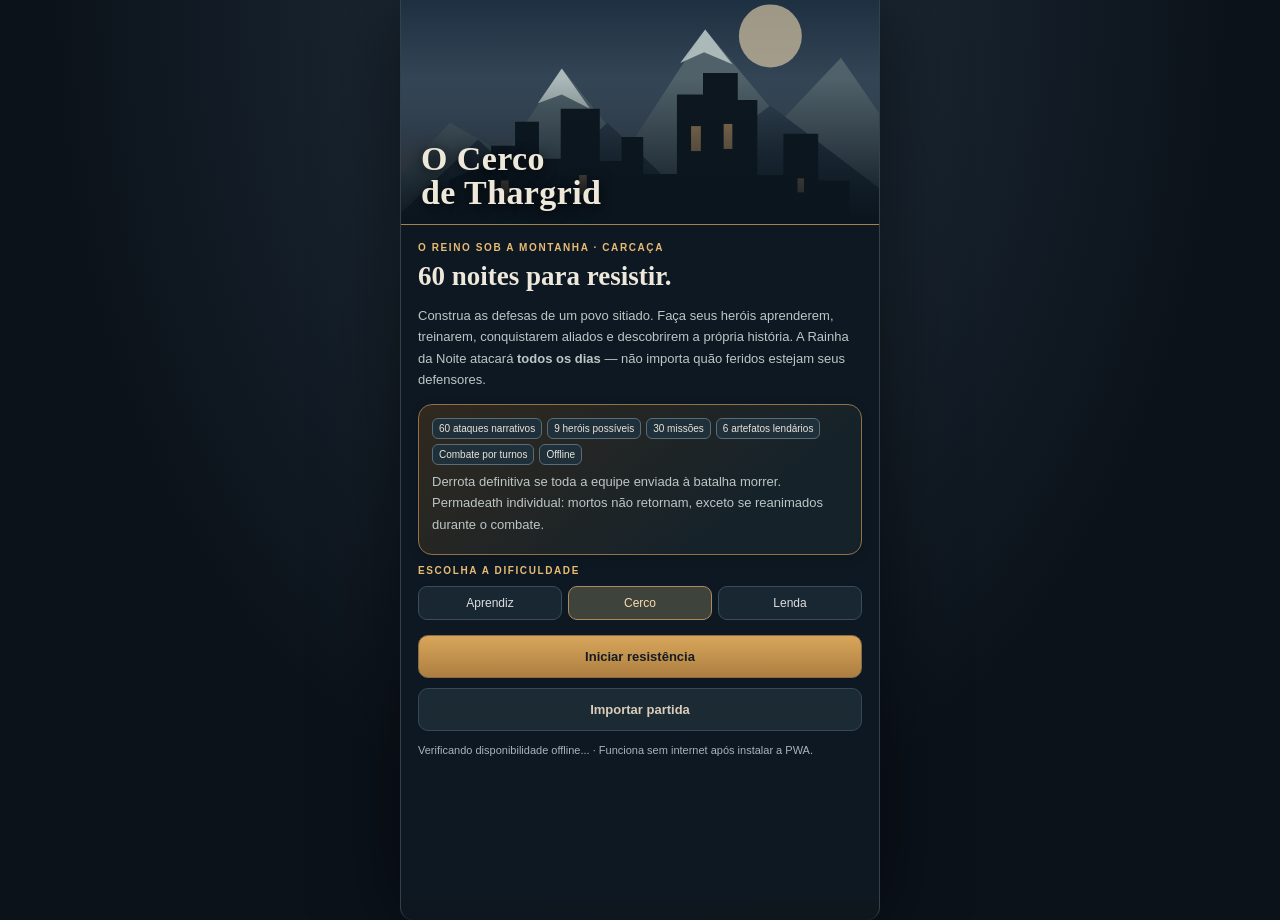
<file: index.html>
<!doctype html><html lang="pt-BR"><head><meta charset="utf-8"><meta name="viewport" content="width=device-width,initial-scale=1,viewport-fit=cover"><meta name="theme-color" content="#101a23"><meta name="description" content="O Cerco de Thargrid — RPG tático de 60 dias, construção do reino, heróis, ofícios, magia e combate por turnos. Offline após instalação."><title>O Cerco de Thargrid | Carcaça</title><link rel="manifest" href="./manifest.webmanifest"><link rel="icon" href="./icons/icon-192.png"><link rel="apple-touch-icon" href="./icons/icon-192.png"><link rel="stylesheet" href="./style.css"></head><body><div id="app" class="app" aria-live="polite"></div><div id="modal" class="modal-root" aria-live="polite"></div><script src="./data.js"></script><script src="./core/combat.js"></script><script src="./core/actions.js"></script><script src="./core/effects.js"></script><script src="./core/rounds.js"></script><script src="./app.js"></script></body></html>
</file>
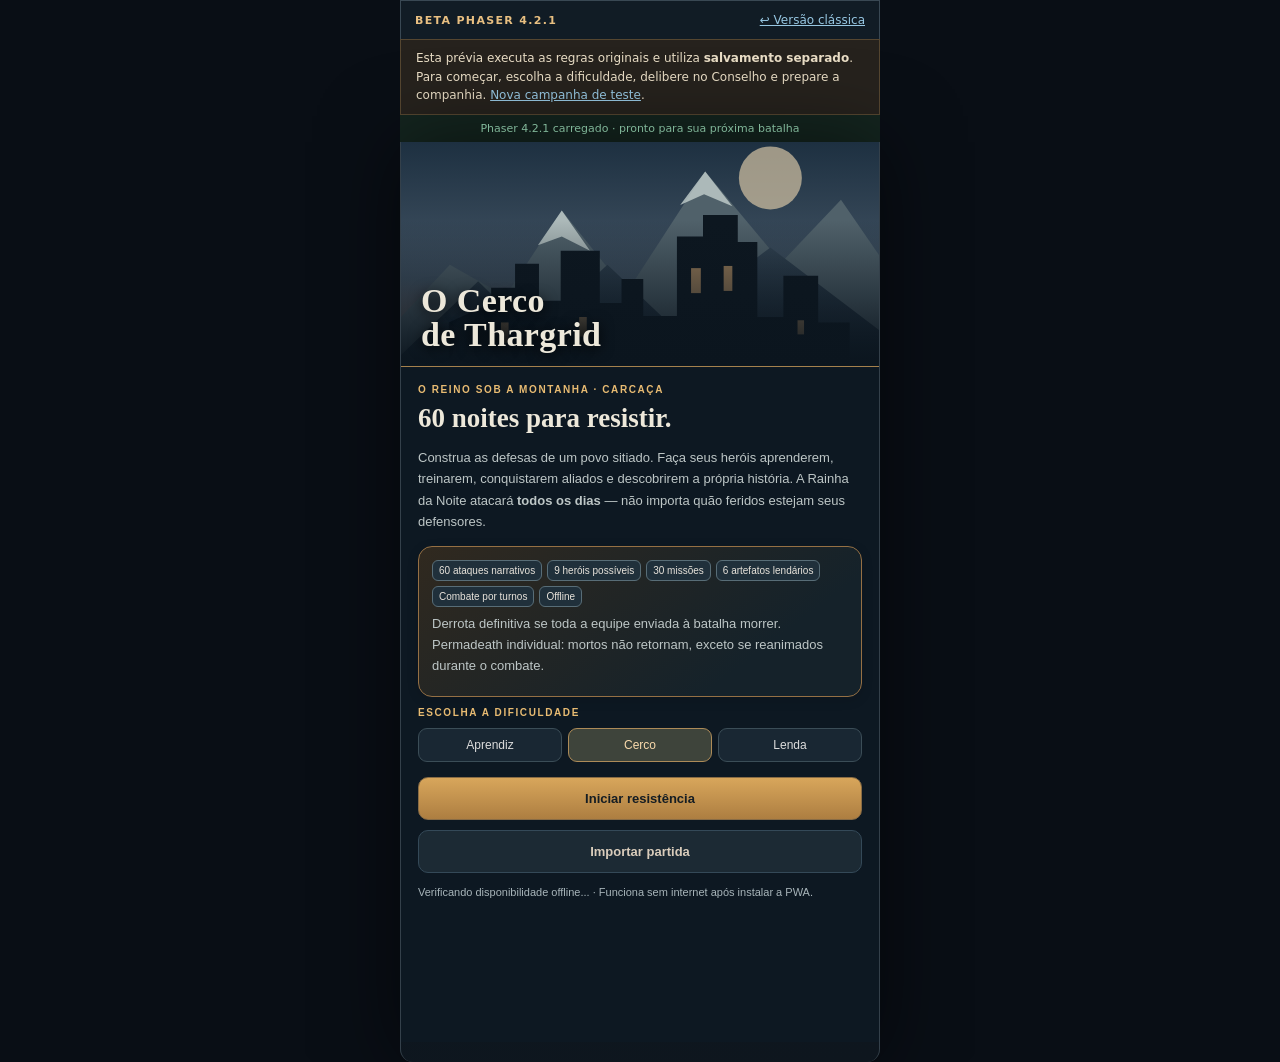
<file: phaser-preview/index.html>
<!doctype html>
<html lang="pt-BR" data-phaser-preview="true">
<head>
<meta charset="utf-8"><meta name="viewport" content="width=device-width, initial-scale=1, viewport-fit=cover">
<meta name="theme-color" content="#101a23">
<meta name="description" content="Beta Phaser 4 de O Cerco de Thargrid — combate por turnos e campanha preservada.">
<link rel="manifest" href="./manifest.webmanifest">
<link rel="icon" href="../icons/icon-192.png">
<link rel="stylesheet" href="../style.css">
<link rel="stylesheet" href="./preview.css">
<title>O Cerco de Thargrid — Beta Phaser 4</title>
</head>
<body>
<div class="beta-nav"><span class="beta-pill">BETA PHASER 4.2.1</span><a href="../index.html">↩ Versão clássica</a></div>
<div class="beta-notice">Esta prévia executa as regras originais e utiliza <strong>salvamento separado</strong>. Para começar, escolha a dificuldade, delibere no Conselho e prepare a companhia. <a href="?demo=1">Nova campanha de teste</a>.</div>
<div id="beta-status" aria-live="polite">Carregando a engine Phaser…</div>
<div id="app" class="app" aria-live="polite"></div>
<div id="modal" class="modal-root" aria-live="polite"></div>
<script src="../data.js"></script>
<script src="../core/combat.js"></script>
<script src="../core/actions.js"></script>
<script src="../core/effects.js"></script>
<script src="../core/rounds.js"></script>
<script src="../app.js"></script>
<script src="./bridge.js"></script>
</body></html>
</file>
<file: style.css>
:root{color-scheme:dark;--bg:#0b121a;--panel:#15212c;--panel2:#1c2a35;--line:#344855;--line2:#586d77;--gold:#e8bb72;--text:#ede8da;--mute:#a8b5ba;--jade:#78c9ad;--red:#dc8982;--blue:#88b9e0;--shade:#9c88c7;--glass:rgba(13,23,31,.95);font-family:ui-sans-serif,-apple-system,BlinkMacSystemFont,'Segoe UI',sans-serif}*{box-sizing:border-box}html,body{margin:0;min-height:100%;background:radial-gradient(ellipse at 50% 0%,#243341 0,#0b121a 65%);color:var(--text)}button,select,input{font:inherit}button{cursor:pointer;touch-action:manipulation}button:disabled{opacity:.35;cursor:default}button:focus-visible{outline:2px solid var(--gold);outline-offset:2px}.app{max-width:480px;min-height:100dvh;margin:auto;background:linear-gradient(160deg,#111c26,#0d1720 48%,#0e161e);border-inline:1px solid #34404a;box-shadow:0 0 80px #0008;position:relative;padding-bottom:calc(84px + env(safe-area-inset-bottom))}.no-nav{padding-bottom:20px}.topbar{position:sticky;top:0;z-index:12;background:#101c26f3;backdrop-filter:blur(12px);border-bottom:1px solid var(--line);padding:10px 15px 11px}.toprow,.flex{display:flex;align-items:center;gap:9px}.spread{justify-content:space-between}.brand{font-size:10px;letter-spacing:2px;color:var(--gold);font-weight:800}.daytitle{font-family:Georgia,serif;font-weight:700;font-size:18px;margin-top:2px}.small{font-size:12px;color:var(--mute);line-height:1.55}.tiny{font-size:10px;color:var(--mute)}.n{font-variant-numeric:tabular-nums}.resources{display:grid;grid-template-columns:repeat(6,minmax(0,1fr));gap:4px;margin-top:9px}.resource{background:#1a2832;border:1px solid #35434d;border-radius:8px;padding:5px 0;text-align:center;font-size:11px;color:#e6dacc}.resource b{display:block;font-size:12px;color:white}.wrap{padding:14px 14px 18px}.eyebrow{color:var(--gold);text-transform:uppercase;letter-spacing:1.6px;font-size:10px;font-weight:800;margin:0 0 8px}.section{font-family:Georgia,serif;font-size:24px;font-weight:700;line-height:1.2;margin:6px 0 12px}.subhead{font-family:Georgia,serif;font-size:19px;margin:14px 0 8px;color:#f5e4c9}.card{border:1px solid var(--line);background:linear-gradient(145deg,var(--panel),#121d27);border-radius:14px;padding:13px;margin-bottom:10px;box-shadow:0 3px 12px #0002}.card h3{font-size:15px;margin:0 0 5px;font-weight:720}.card p{font-size:12.5px;line-height:1.55;color:#c8d1d1;margin:6px 0}.card.important{border-color:#957044;background:linear-gradient(143deg,#30291f,#15222a 75%)}.card.danger{border-color:#8d4d4b;background:linear-gradient(145deg,#2d1c22,#15212b)}.card.soft{background:#101c26}.rule{height:1px;background:var(--line);margin:12px 0}.story{font-family:Georgia,serif;font-size:14px;line-height:1.65;color:#f1e9d8}.muted{color:var(--mute)}.highlight{color:var(--gold)}.good{color:var(--jade)}.bad{color:var(--red)}.bold{font-weight:760}.chips{display:flex;gap:5px;flex-wrap:wrap}.chip{border:1px solid var(--line2);background:#20303b;color:#e8e3db;border-radius:6px;padding:4px 6px;font-size:10px}.chip.success{border-color:#477963;color:#b6ebd5}.chip.alert{border-color:#91605c;color:#edb1a8}.btn{border:1px solid #896c45;background:linear-gradient(#d8a65b,#ad7e41);color:#151d23;font-size:13px;font-weight:800;border-radius:10px;padding:12px 13px;min-height:43px;text-align:center}.btn.secondary{border-color:#465966;background:#263944;color:#e9e4dc}.btn.ghost{background:#1c2a34;color:#d9ccbb;border-color:#344958}.btn.red{background:#723e43;color:white;border-color:#a36a69}.btn.green{background:#2c594d;color:#e3f9ef;border-color:#527f6f}.btn.small{font-size:11px;min-height:35px;padding:7px 9px}.btn.wide{width:100%}.btnrow{display:flex;gap:7px;flex-wrap:wrap}.btnrow>.btn{flex:1}.progress{height:8px;background:#0c1820;border:1px solid #32444d;overflow:hidden;border-radius:40px}.fill{height:100%;border-radius:30px;background:linear-gradient(90deg,#529778,#a1d9b2)}.fill.hp{background:linear-gradient(90deg,#8b4c52,#d77f77)}.fill.mp{background:linear-gradient(90deg,#5278a8,#82b8e0)}.fill.fatigue{background:linear-gradient(90deg,#af7c3f,#e1b971)}.metric{margin:8px 0}.metric-label{display:flex;justify-content:space-between;font-size:11px;margin-bottom:4px;gap:8px}.twocol{display:grid;grid-template-columns:1fr 1fr;gap:8px}.statgrid{display:grid;grid-template-columns:repeat(3,1fr);gap:5px}.stat{background:#101c25;border:1px solid var(--line);border-radius:7px;padding:6px;text-align:center;font-size:10px;color:var(--mute)}.stat strong{color:var(--text);display:block;font-size:15px;margin-top:3px}.unit-icon{flex:none;width:40px;height:40px;background:#263742;border:1px solid #55707a;border-radius:11px;display:flex;align-items:center;justify-content:center;font-size:21px}.hero-card{display:flex;gap:10px;align-items:flex-start}.hero-info{flex:1;min-width:0}.hero-head{display:flex;gap:5px;align-items:center;justify-content:space-between}.hero-head strong{font-size:13px}.hero-head span{font-size:10px}.projects{display:grid;grid-template-columns:1fr;gap:7px}.project{border:1px solid var(--line);background:#15232e;border-radius:12px;padding:11px}.project-head{display:flex;gap:7px;align-items:center}.project-icon{font-size:23px}.project-title{font-size:13px;font-weight:800}.project-detail{font-size:11px;color:var(--mute);margin:5px 0 9px;line-height:1.5}.tabs{position:fixed;bottom:0;width:min(480px,100%);z-index:15;display:grid;grid-template-columns:repeat(5,1fr);padding:8px 4px calc(8px + env(safe-area-inset-bottom));background:#101c26f5;border-top:1px solid #4c5c60;backdrop-filter:blur(10px)}.tab{border:0;background:none;color:#9eacb4;min-height:48px;font-size:9px;display:flex;align-items:center;justify-content:center;flex-direction:column;gap:2px}.tab span{font-size:20px}.tab.active{color:var(--gold)}.hero-avatar{border-radius:14px;border:1px solid #51626f;background:linear-gradient(135deg,#244453,#202330);width:45px;height:45px;display:grid;place-items:center;font-size:23px;flex:none}.portrait-dead{filter:grayscale(1);opacity:.45}.entry{border-left:2px solid var(--gold);padding:0 0 0 10px;margin:12px 0}.entry-title{font-weight:700;font-size:12px}.entry-text{color:var(--mute);font-size:12px;line-height:1.55;margin-top:4px}.hero-meta{font-size:11px;color:#a9b5b5;line-height:1.45}.hero-card .progress{height:6px;margin-top:3px}.cost{font-size:11px;color:#cfb891;margin:8px 0}.stage{position:relative;min-height:100dvh;background:#0d1822;padding-bottom:calc(26px + env(safe-area-inset-bottom))}.hero-art{height:225px;position:relative;overflow:hidden;border-bottom:1px solid #a5814d;background:radial-gradient(ellipse at 65% 34%,#6c6862 0%,#323c47 26%,#131f2b 74%)}.hero-art svg{width:100%;height:100%}.banner-text{position:absolute;bottom:14px;left:20px;text-shadow:0 2px 14px #000;font-family:Georgia,serif;font-weight:800;font-size:34px;line-height:1.0;letter-spacing:.4px}.hero-art:after{content:'';position:absolute;inset:0;background:linear-gradient(0deg,#0b151e 0,transparent 65%);pointer-events:none}.banner-text{z-index:2}.menu{padding:17px}.menu h1{font-family:Georgia,serif;font-size:27px;margin:0 0 8px}.menu p{line-height:1.65;color:#bdc6c6;font-size:13px}.menu .btn{width:100%;margin:5px 0}.menu .note{font-size:11px;color:var(--mute);padding:8px 0}.battle-wrap{padding:13px 12px 24px}.battle-header{background:linear-gradient(130deg,#292325,#172531);border:1px solid #896a55;border-radius:13px;padding:12px;margin-bottom:9px}.battle-header .section{font-size:21px;margin:3px 0 7px}.enemy-grid{display:grid;grid-template-columns:repeat(2,minmax(0,1fr));gap:7px;margin-bottom:10px}.enemy-card{border:1px solid #6d4b4d;background:linear-gradient(160deg,#37262b,#151d27);border-radius:12px;padding:10px 8px;text-align:left;min-height:102px;color:#efe6dc;transition:transform .15s}.enemy-card:active{transform:scale(.98)}.enemy-card.dead{filter:grayscale(1);opacity:.45}.enemy-emoji{font-size:27px;display:inline-block;margin:0 0 3px}.enemy-name{font-size:11px;display:block;font-weight:700;min-height:27px}.enemy-card .progress{margin-top:6px;height:6px}.battle-heroes{display:grid;grid-template-columns:1fr 1fr;gap:7px}.fighter{border:1px solid #456174;background:#192a36;border-radius:11px;padding:9px;min-height:108px}.fighter.current{border-color:var(--gold);box-shadow:inset 0 0 0 1px #aa8152;background:#26343a}.fighter.dead{filter:grayscale(1);opacity:.5}.fighter strong{font-size:12px}.fighter-top{display:flex;gap:5px;align-items:center;min-height:24px}.fighter p{margin:5px 0;font-size:10px;color:var(--mute)}.fighter .progress{height:5px;margin:3px 0}.combat-actions{position:sticky;bottom:0;border-radius:12px;background:#13212bef;border:1px solid #546575;padding:10px;margin-top:10px;z-index:8;backdrop-filter:blur(12px)}.combat-actions .btn{min-height:39px;font-size:11px}.turn-track{font-size:11px;color:#d4b780;margin:8px 0}.combat-log{max-height:115px;overflow:auto;padding:8px;background:#101b24;border:1px solid #31434d;border-radius:8px;font-size:11px;line-height:1.5}.combat-log div+div{border-top:1px dotted #2f4048;padding-top:3px;margin-top:3px}.modal-root:empty{display:none}.modal-root{position:fixed;inset:0;z-index:60;background:#000b;display:flex;align-items:flex-end;justify-content:center;backdrop-filter:blur(5px)}.sheet{max-width:480px;width:100%;max-height:88dvh;overflow:auto;border-radius:18px 18px 0 0;border:1px solid #77806b;border-bottom:0;background:linear-gradient(145deg,#20303b,#13202b);padding:15px 16px calc(23px + env(safe-area-inset-bottom));box-shadow:0 -20px 50px #0007}.sheet h2{font-family:Georgia,serif;font-size:21px;margin:0 0 7px}.sheet .option{padding:12px;margin:6px 0;width:100%;border:1px solid #495e67;background:#192b36;border-radius:10px;text-align:left;color:#eee9df;display:block}.sheet .option strong{display:block;font-size:13px}.sheet .option span{font-size:11px;color:var(--mute);line-height:1.45;display:block;margin-top:4px}.sheet .option:disabled{opacity:.38}.sheet .option:hover{border-color:#b28c62}.modal-close{position:sticky;top:0;float:right;margin:-5px -3px 0 0;z-index:2;border:1px solid #5e7480;background:#283c47;color:white;border-radius:7px;min-width:32px;min-height:32px}.toast{position:fixed;bottom:90px;left:50%;transform:translateX(-50%);z-index:95;background:#2d3c3f;color:#f9f5ec;border:1px solid #b2a17b;padding:11px;border-radius:11px;max-width:380px;width:calc(100% - 34px);box-shadow:0 10px 25px #0008;font-size:12px;text-align:center;pointer-events:none}.flex1{flex:1}.selector{display:flex;flex-wrap:wrap;gap:6px}.selector .option{width:calc(50% - 3px)}.statusflag{font-size:10px;margin:2px 0;color:#f1b7ad}.footer-note{font-size:10px;line-height:1.5;color:#aebbc0;text-align:center;padding:10px 15px 25px}.boxline{display:flex;gap:8px;align-items:center;justify-content:space-between}.page-title{font-family:Georgia,serif;font-size:22px;margin:5px 0 9px}.placeholder{text-align:center;color:var(--mute);padding:20px;font-size:12px}.phase-label{font-size:10px;color:var(--jade);text-transform:uppercase;font-weight:800;letter-spacing:1px}.badge{display:inline-block;background:#263b42;border:1px solid #54746c;border-radius:6px;padding:3px 6px;color:#d1eadf;font-size:10px}.seg{display:flex;gap:6px;margin:10px 0}.seg button{flex:1;background:#192733;border:1px solid #3b4d57;border-radius:9px;padding:9px;color:#ddd;font-size:12px}.seg button.active{background:#3e443b;color:#f9daac;border-color:#ad8b58}.victory{font-family:Georgia,serif;font-size:29px;color:var(--gold);margin:12px 0}.rowcenter{display:flex;align-items:center;gap:6px}@media(min-width:481px){.app{border-radius:0 0 13px 13px}}@media(max-width:355px){.resources{grid-template-columns:repeat(3,1fr)}.enemy-grid{gap:5px}.combat-actions .btn{padding:8px 5px}}
</file>
<file: phaser-preview/preview.css>
:root{color-scheme:dark}body{background:#090e15}.beta-nav{margin:0 auto;max-width:480px;display:flex;align-items:center;justify-content:space-between;padding:12px 14px;background:#111c25;border:1px solid #394853;border-bottom:0;font:12px system-ui}.beta-pill{font-size:11px;font-weight:900;letter-spacing:.12em;color:#e8bf81}.beta-nav a,.beta-notice a{color:#97c7e2}.beta-notice{max-width:480px;margin:auto;padding:9px 15px;background:#26221d;border:1px solid #554630;color:#e9ddc5;font:12px/1.55 system-ui}#beta-status{max-width:480px;margin:auto;padding:7px 13px;font:11px system-ui;color:#9fe1bd;background:#14251f;text-align:center}#beta-status.warning{color:#ffc18c;background:#36251e}.beta-battle{margin:0 8px 14px;background:#101923;border:1px solid #746048;border-radius:10px;overflow:hidden}.beta-caption{display:flex;align-items:center;justify-content:space-between;gap:8px;padding:10px 12px;color:#f4d9a5;font:10px system-ui;letter-spacing:.06em}.beta-caption span{font-size:10px;letter-spacing:0;color:#c0cdd1}#phaser-surface{width:100%;aspect-ratio:480/560;background:#141924}#phaser-surface canvas{display:block!important;max-width:100%;margin:auto;touch-action:manipulation}.phaser-live .enemy-grid,.phaser-live .battle-heroes{display:none}.phaser-live .battle-wrap .combat-actions{padding-top:2px}.phaser-live .battle-wrap .battle-header{padding-bottom:3px}@media(max-width:410px){.beta-caption{display:block}.beta-caption span{display:block;margin-top:3px}}
.beta-targeting{padding:10px 12px;display:flex;align-items:center;justify-content:space-between;gap:8px;background:#4a3525;border-block:1px solid #bd9154;color:#ffe6b2;font:12px system-ui}
.beta-targeting button{background:#201d22;color:#fff0d7;border:1px solid #a99170;padding:6px 10px;border-radius:6px;min-height:34px;cursor:pointer}

.beta-target-controls{display:flex;gap:5px;align-items:center;flex-wrap:wrap;justify-content:flex-end}
.beta-target-controls button:focus-visible{outline:2px solid #ffe7ae;outline-offset:2px}
@media(max-width:360px){.beta-targeting{flex-wrap:wrap}}
</file>
